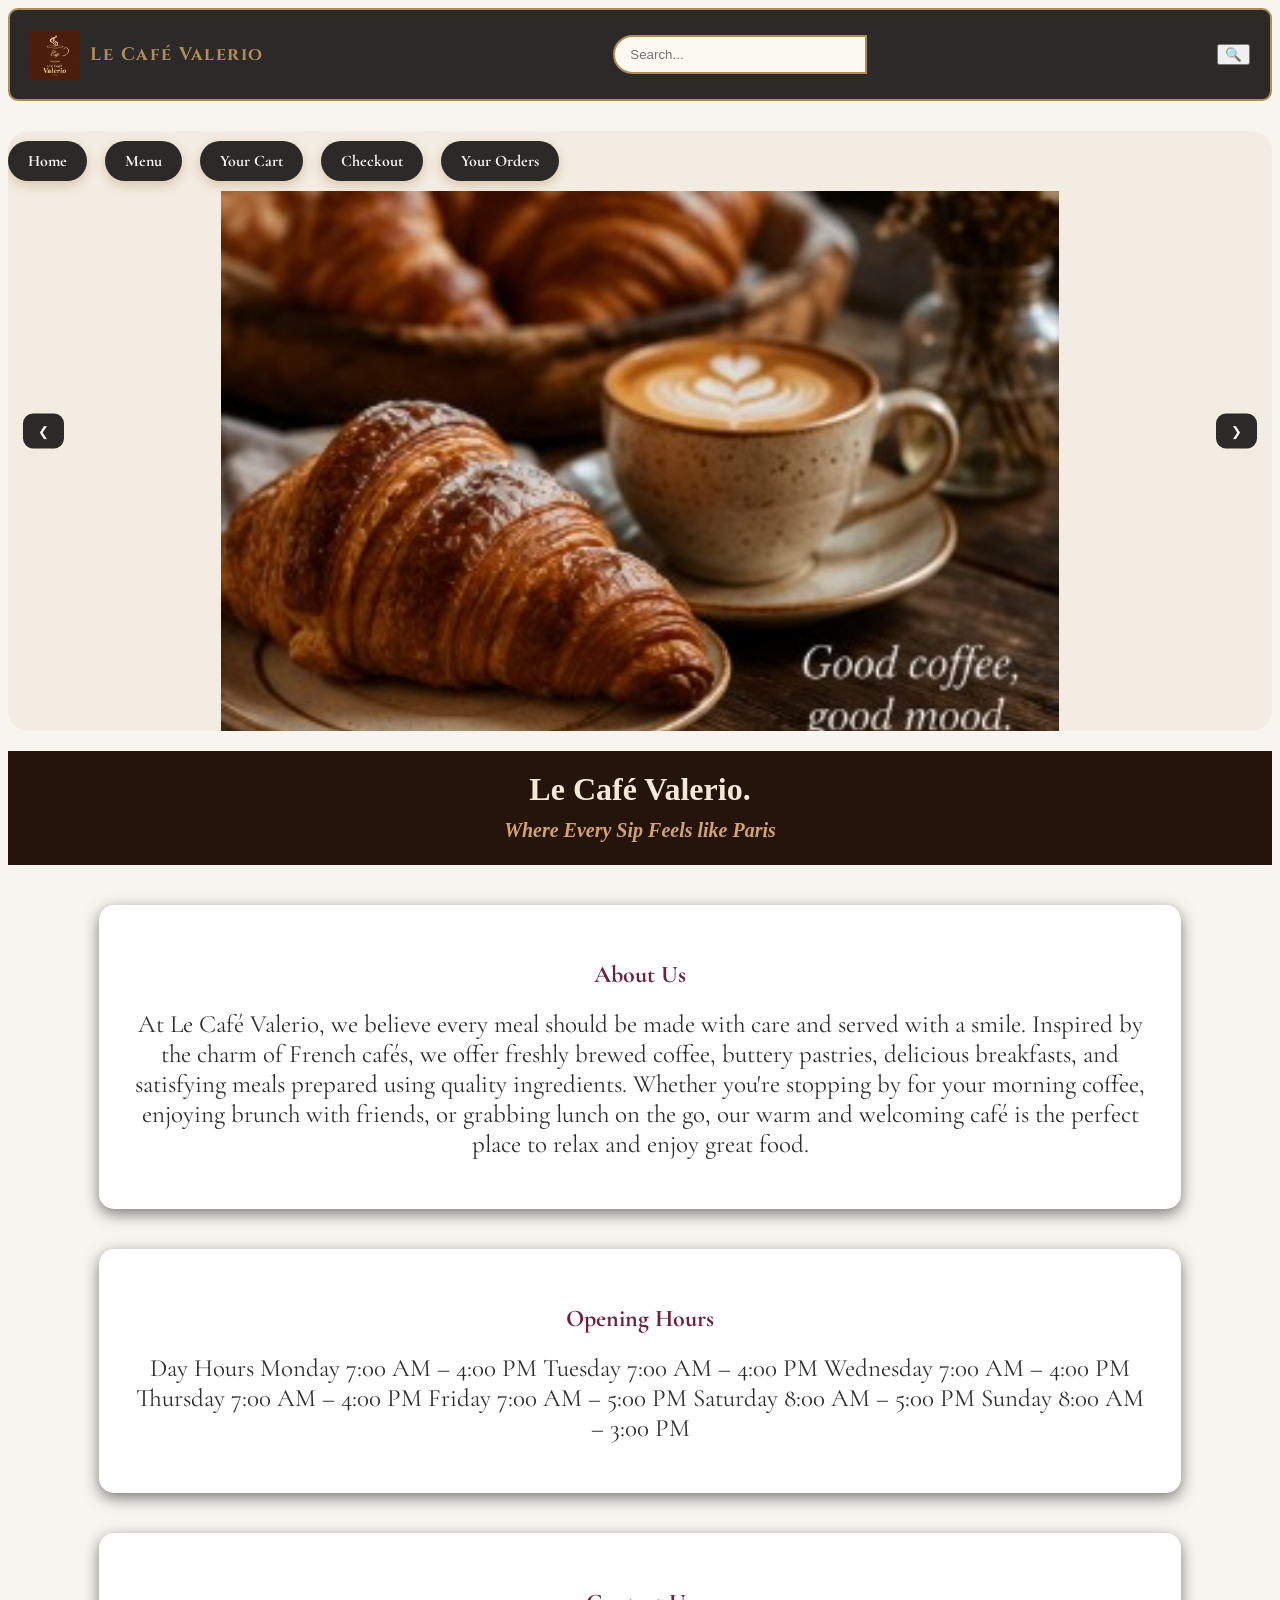
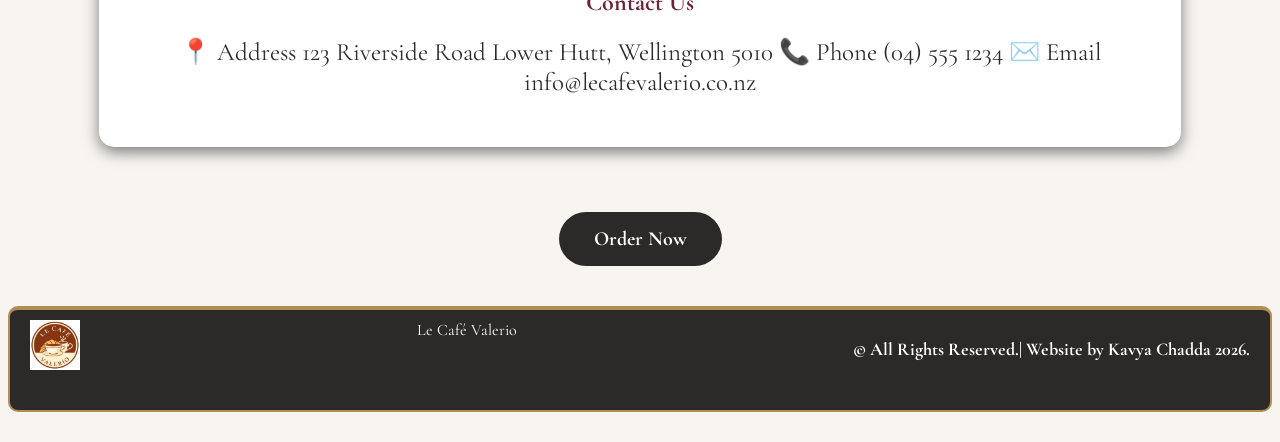
<file: index.html>
<!DOCTYPE html>
<html>
<head>
<title>Le Café Valerio</title>
<link rel="stylesheet" href="style.css">
<link href="https://fonts.googleapis.com/css2?family=Cinzel:wght@500;700&family=Cormorant+Garamond:wght@400;600&display=swap" rel="stylesheet">
<link rel="icon" type="image/x-icon" href="Logo.jpg">
</head>


<body>
<header class="top-bar">

<div class="logo">
<img src="Logo.jpg" alt="Logo">
<span>Le Café Valerio</span>
</div>
<input type="text" placeholder="Search..." class="search-bar" id="searchBar">
<button class="search-button" onclick="searchMenu()">🔍</button>

</header>


<div class="hero-slider">
<nav>
  <a href="index.html">Home</a>
  <a href="menu.html">Menu</a>
  <a href="cart.html">Your Cart</a>
  <a href="checkout.html">Checkout</a>
  <a href="order.html">Your Orders</a>
</nav>

  <img class="hero-slide" src="Hero-Image1.jpg">
  <img class="hero-slide" src="Hero-Image2.jpg">
  <img class="hero-slide" src="Hero-Image3.jpg">
  <img class="hero-slide" src="Hero-Image4.jpg">
  <img class="hero-slide" src="Hero-Image5.jpg">
  <img class="hero-slide" src="Hero-Image6.jpg">

  <button class="prev" onclick="changeSlide(-1)">&#10094;</button>
  <button class="next" onclick="changeSlide(1)">&#10095;</button>
</div>

<body>
  <header class="header">Le Café Valerio.<br>
    <span>Where Every Sip Feels like Paris</span></header>

<main>
<section class="about">
  <h2>About Us</h2>

  <p>At Le Café Valerio, we believe every meal should be made with care and served with a smile. Inspired by the charm of French cafés, we offer freshly brewed coffee, buttery pastries, delicious breakfasts, and satisfying meals prepared using quality ingredients. Whether you're stopping by for your morning coffee, enjoying brunch with friends, or grabbing lunch on the go, our warm and welcoming café is the perfect place to relax and enjoy great food.</p>
  
</section>

<section class="hours">
  <h2>Opening Hours</h2>

  <p>Day	Hours
Monday	7:00 AM – 4:00 PM
Tuesday	7:00 AM – 4:00 PM
Wednesday	7:00 AM – 4:00 PM
Thursday	7:00 AM – 4:00 PM
Friday	7:00 AM – 5:00 PM
Saturday	8:00 AM – 5:00 PM
Sunday	8:00 AM – 3:00 PM</p>

</section>

<section class="contact">

  <h2>Contact Us</h2>

  <p>📍 Address
123 Riverside Road
Lower Hutt, Wellington 5010

📞 Phone
(04) 555 1234

✉️ Email
info@lecafevalerio.co.nz</p>

</section>
</main>

<div class="order-container" >
<a href="menu.html" class="order-btn">Order Now</a></div>
</body>


<footer>
<img src="Le Cafe valerio.jpg" alt="Logo">
<span>Le Café Valerio</span>
<p>© All Rights Reserved.| Website by Kavya Chadda 2026.</p></footer>

<script src="script.js">
</script>
</body>
</html>
</file>
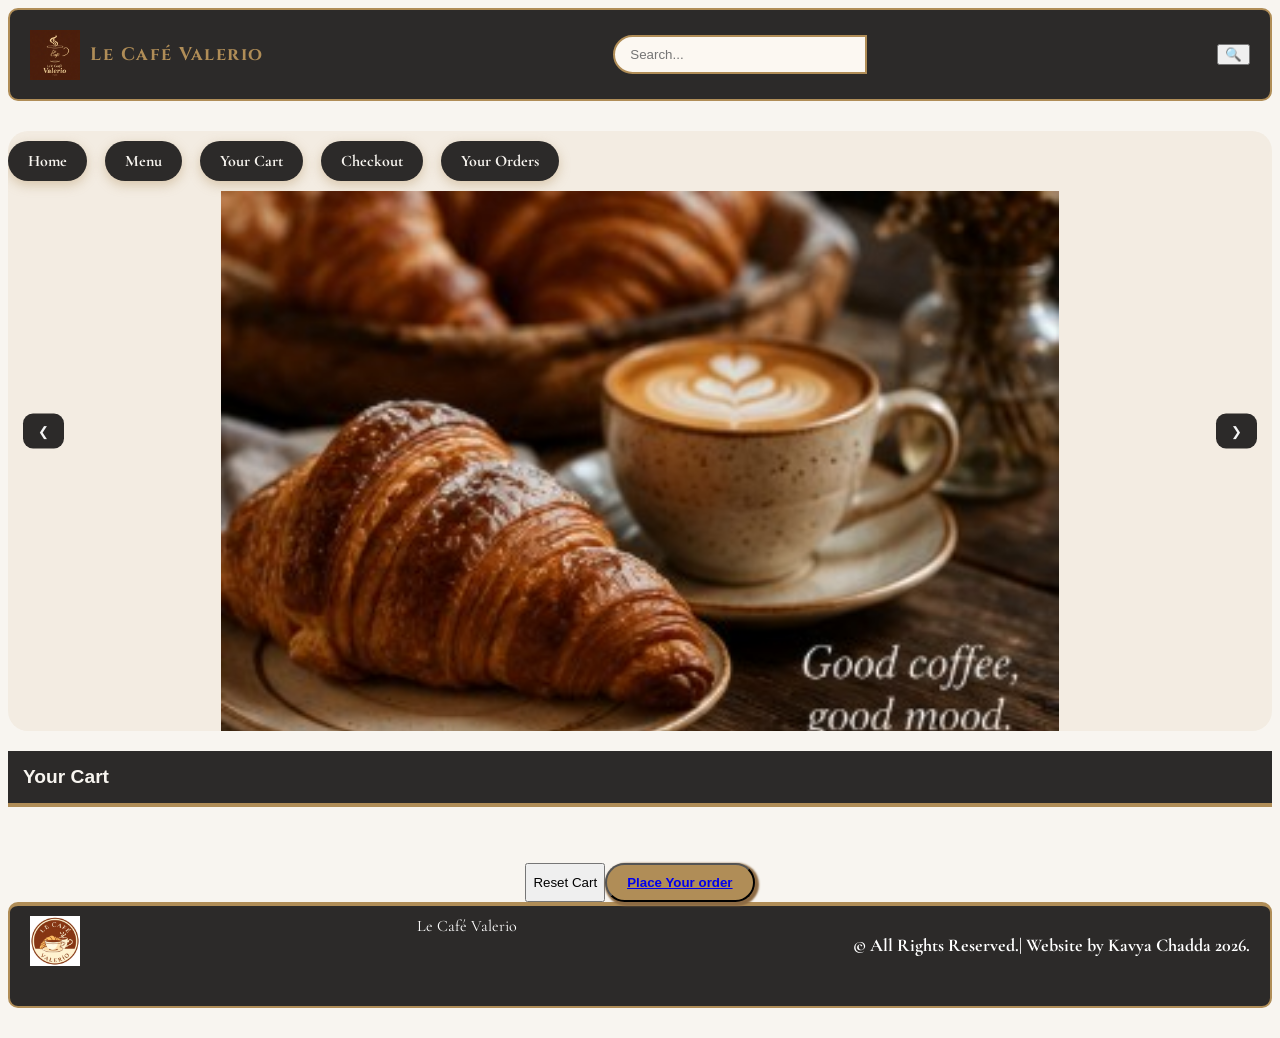
<file: cart.html>
<!DOCTYPE html>
<html>
<head>
<title>Le Café Valerio</title>
<link rel="stylesheet" href="style.css">
<link href="https://fonts.googleapis.com/css2?family=Cinzel:wght@500;700&family=Cormorant+Garamond:wght@400;600&display=swap" rel="stylesheet">
<link rel="icon" type="image/x-icon" href="Logo.jpg">
</head>


<body>
<header class="top-bar">

<div class="logo">
<img src="Logo.jpg" alt="Logo">
<span>Le Café Valerio</span>
</div>
<input type="text" placeholder="Search..." class="search-bar" id="searchBar">
<button class="search-button" onclick="searchMenu()">🔍</button>

</header>


<div class="hero-slider">
<nav>
  <a href="index.html">Home</a>
  <a href="menu.html">Menu</a>
  <a href="cart.html">Your Cart</a>
  <a href="checkout.html">Checkout</a>
  <a href="order.html">Your Orders</a>
</nav>

  <img class="hero-slide" src="Hero-Image1.jpg">
  <img class="hero-slide" src="Hero-Image2.jpg">
  <img class="hero-slide" src="Hero-Image3.jpg">
  <img class="hero-slide" src="Hero-Image4.jpg">
  <img class="hero-slide" src="Hero-Image5.jpg">
  <img class="hero-slide" src="Hero-Image6.jpg">

  <button class="prev" onclick="changeSlide(-1)">&#10094;</button>
  <button class="next" onclick="changeSlide(1)">&#10095;</button>
</div>

<h1>Your Cart</h1>
<p id="spaceForJavaScriptOutput"></p>
<div id="cartContainer" class="menuContainer"></div>

<div class="btn-container">
<button onclick="resetCART()">Reset Cart</button>
<button div class="btn" ><a href="checkout.html">Place Your order</a></button>
</div>

<footer>
<img src="Le Cafe valerio.jpg" alt="Logo">
<span>Le Café Valerio</span>
<p>© All Rights Reserved.| Website by Kavya Chadda 2026.</p></footer>

<script src="script.js">
</script>
</body>
</html>
</file>
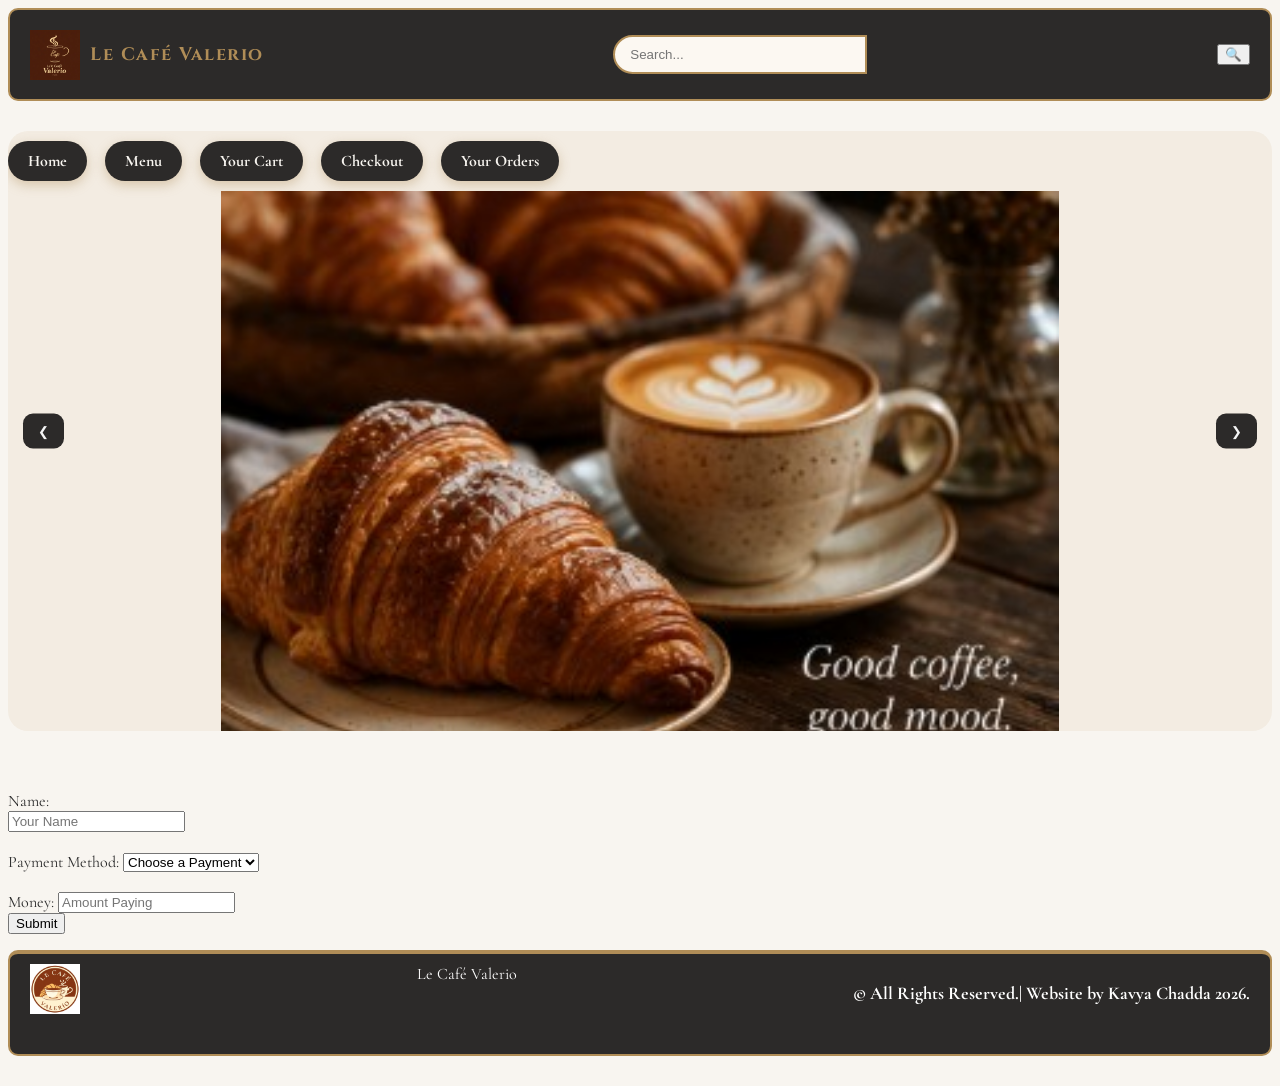
<file: checkout.html>
<!DOCTYPE html>
<html>
<head>
<title>Le Café Valerio</title>
<link rel="stylesheet" href="style.css">
<link href="https://fonts.googleapis.com/css2?family=Cinzel:wght@500;700&family=Cormorant+Garamond:wght@400;600&display=swap" rel="stylesheet">
<link rel="icon" type="image/x-icon" href="Logo.jpg">
</head>


<body>
<header class="top-bar">

<div class="logo">
<img src="Logo.jpg" alt="Logo">
<span>Le Café Valerio</span>
</div>
<input type="text" placeholder="Search..." class="search-bar" id="searchBar">
<button class="search-button" onclick="searchMenu()">🔍</button>

</header>


<div class="hero-slider">
<nav>
  <a href="index.html">Home</a>
  <a href="menu.html">Menu</a>
  <a href="cart.html">Your Cart</a>
  <a href="checkout.html">Checkout</a>
  <a href="order.html">Your Orders</a>
</nav>

  <img class="hero-slide" src="Hero-Image1.jpg">
  <img class="hero-slide" src="Hero-Image2.jpg">
  <img class="hero-slide" src="Hero-Image3.jpg">
  <img class="hero-slide" src="Hero-Image4.jpg">
  <img class="hero-slide" src="Hero-Image5.jpg">
  <img class="hero-slide" src="Hero-Image6.jpg">

  <button class="prev" onclick="changeSlide(-1)">&#10094;</button>
  <button class="next" onclick="changeSlide(1)">&#10095;</button>
</div>
 
<br><form onsubmit="getFormInput(); return false;"><br>
<label>Name:</label>
<br><input type="text" id="customerNameField"  placeholder="Your Name" pattern="[A-Za-z ]+" title="Please enter letters only." required><br>

<br><Label>Payment Method:</Label>
<select id="paymentMethodField" required>
  <option value="" selected disabled>Choose a Payment</option>
  <option>Cash</option>
  <option>Credit Card</option>
  <option>Apple Pay</option>
  <option>Google Pay</option>
</select><br>

<br><label>Money:</label>
<input type="number" id="pocketMoneyField" step="0.01" min="0.01" placeholder="Amount Paying" required><br>

<button type="submit">Submit</button>
</form>


<p id="spaceForJavaScriptOutput"></p>

<footer>
<img src="Le Cafe valerio.jpg" alt="Logo">
<span>Le Café Valerio</span>
<p>© All Rights Reserved.| Website by Kavya Chadda 2026.</p></footer>

<script src="script.js">
</script>
</body>
</html>
</file>
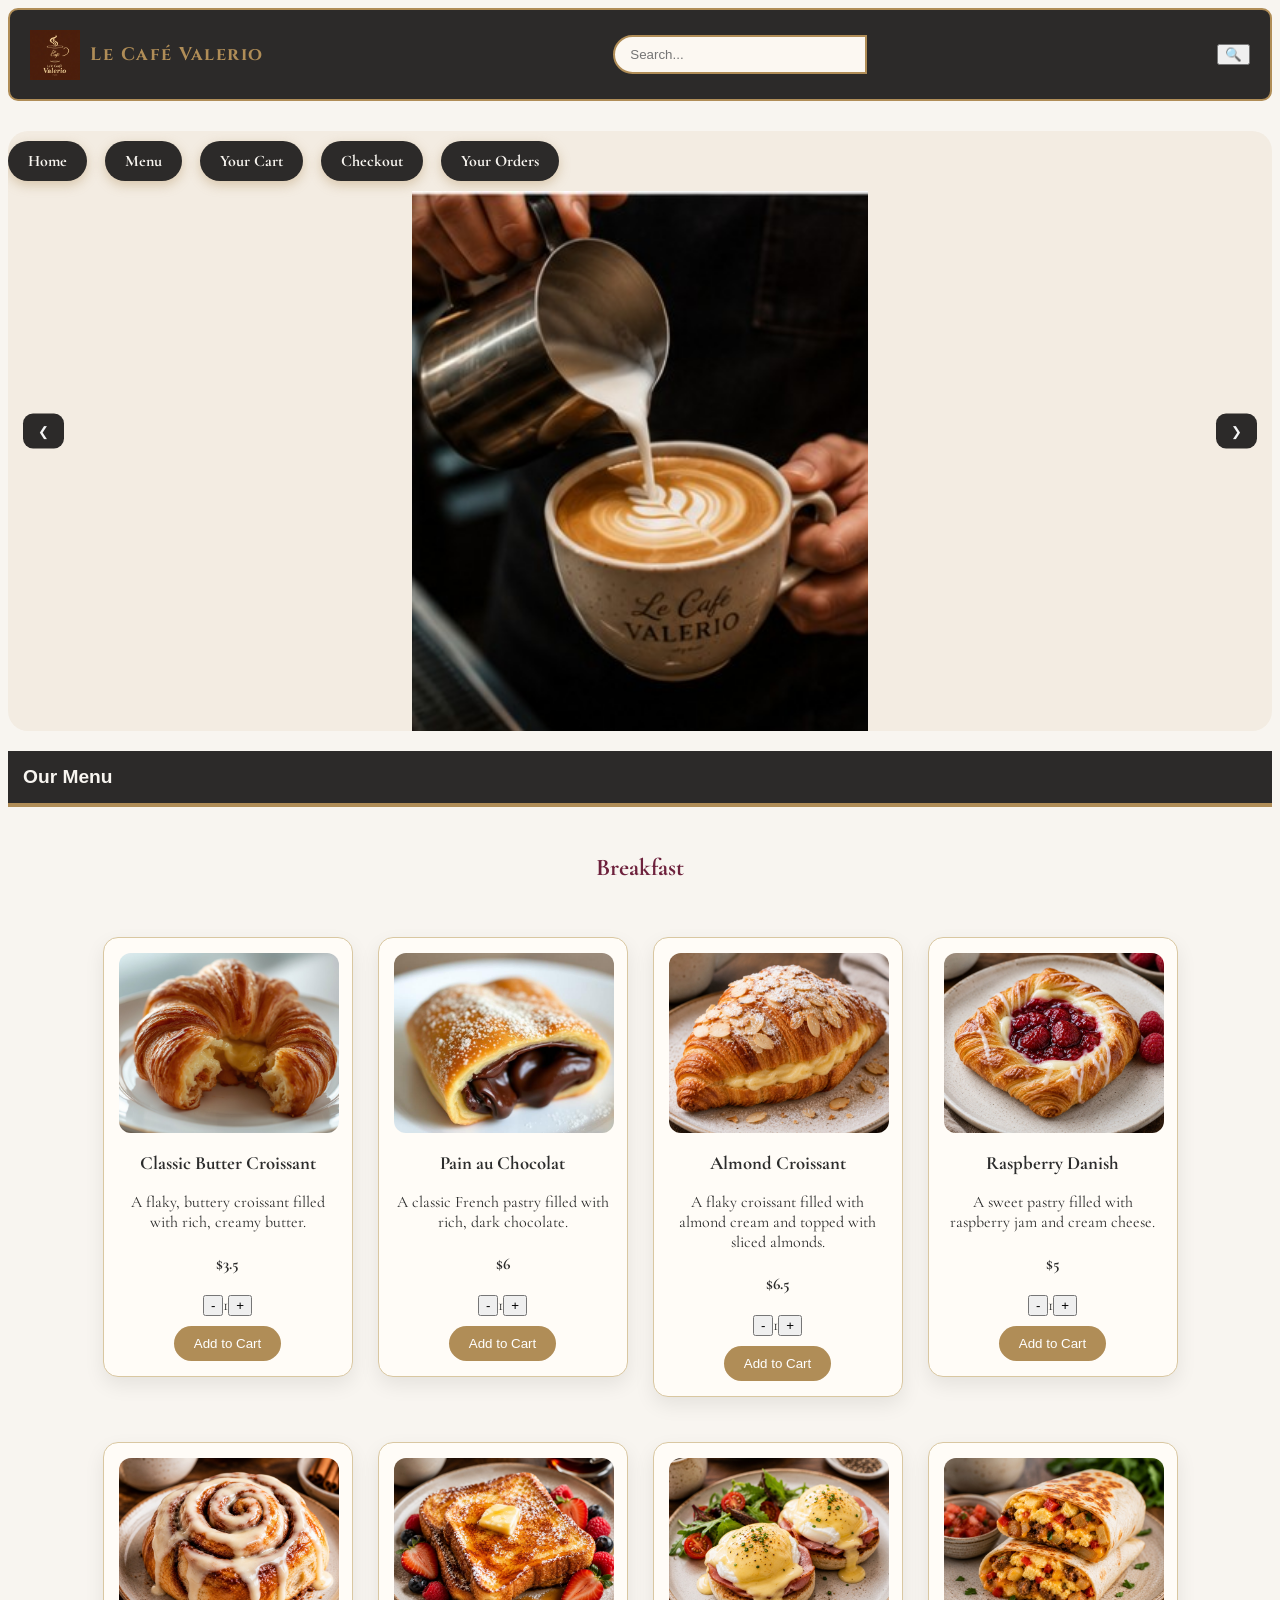
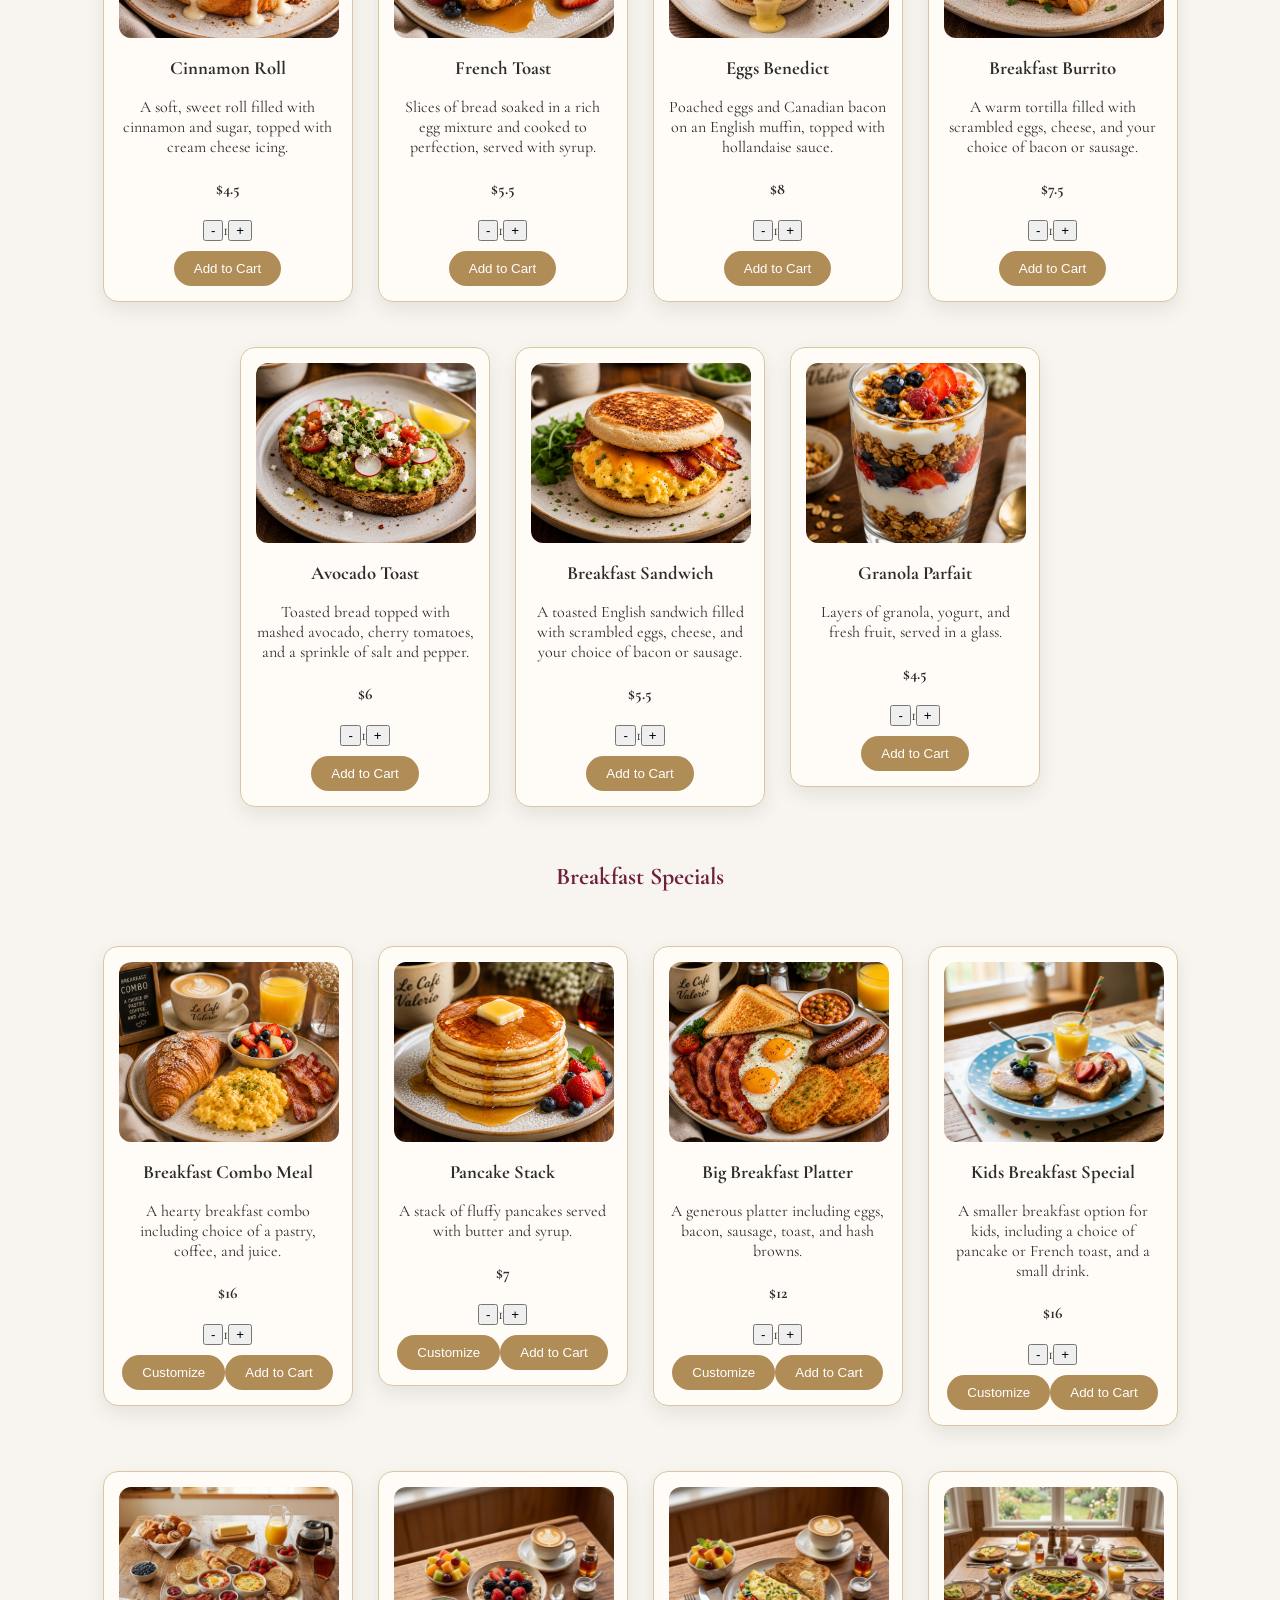
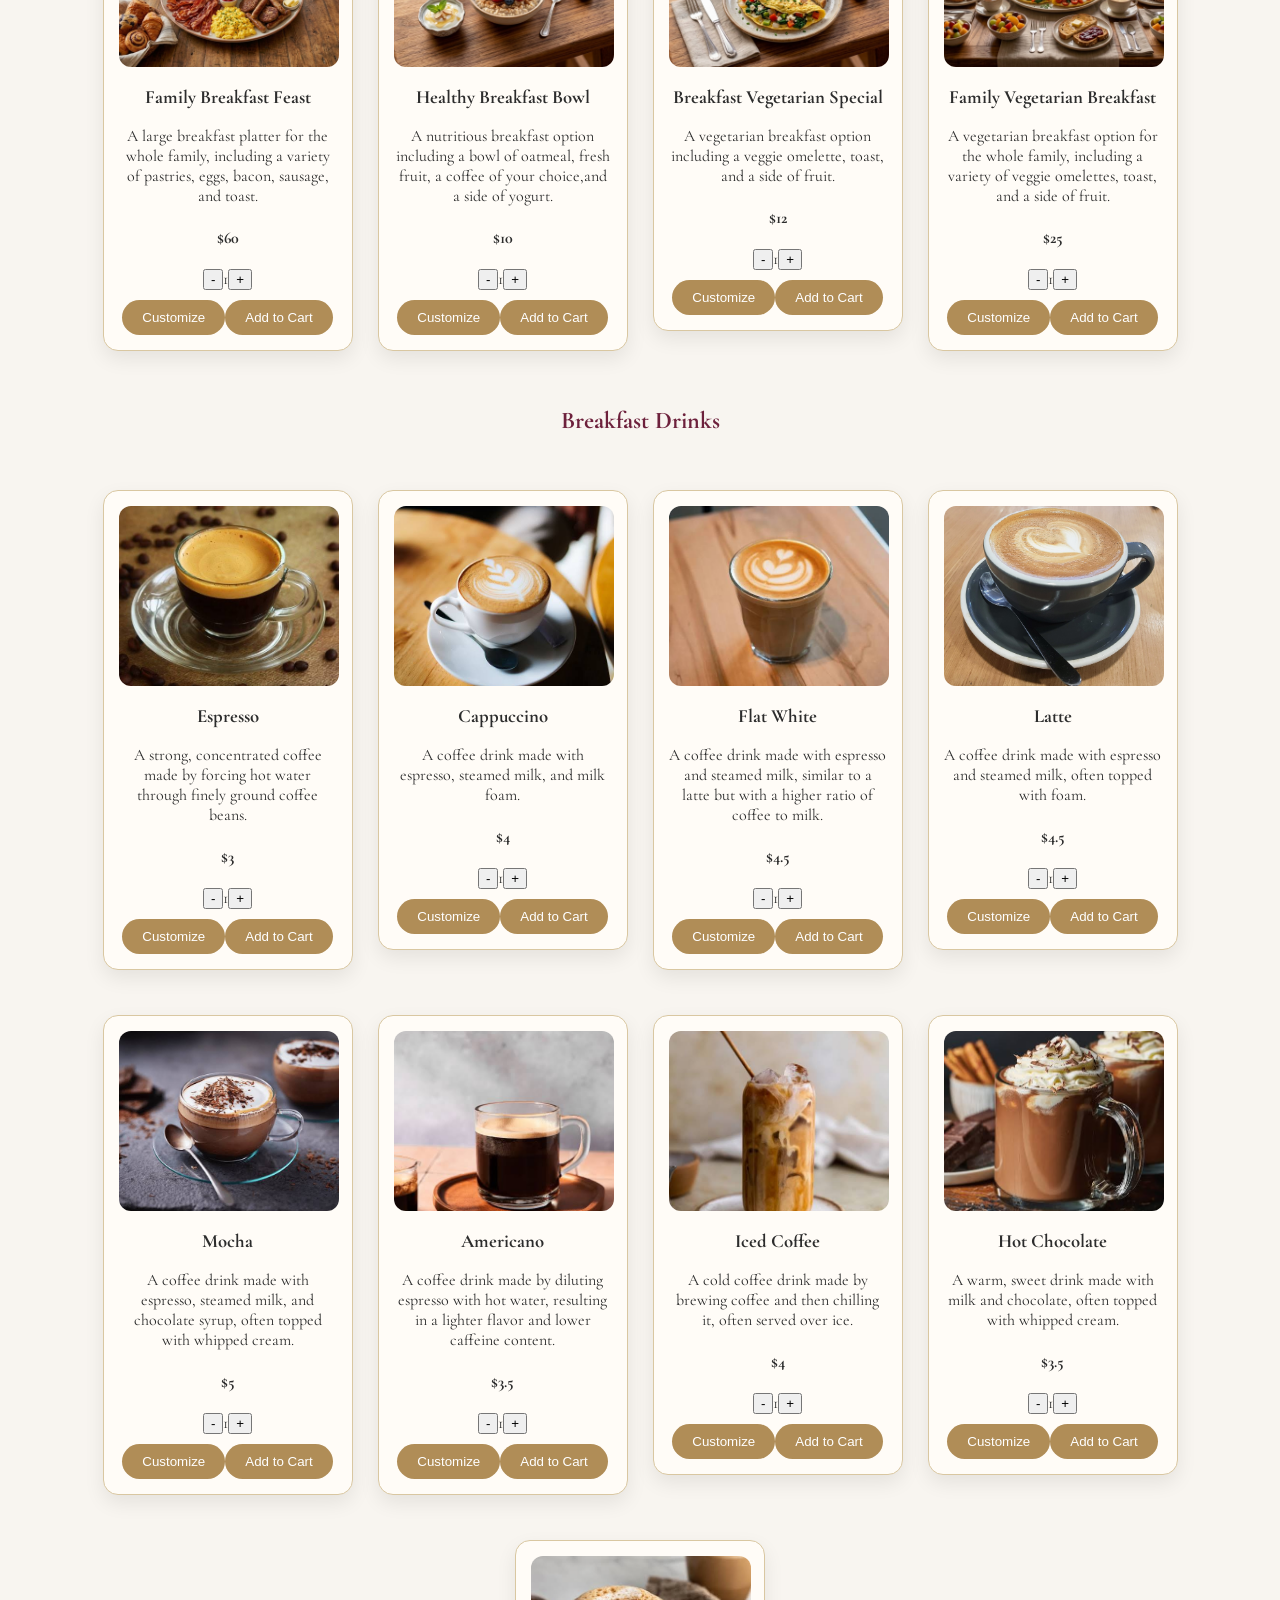
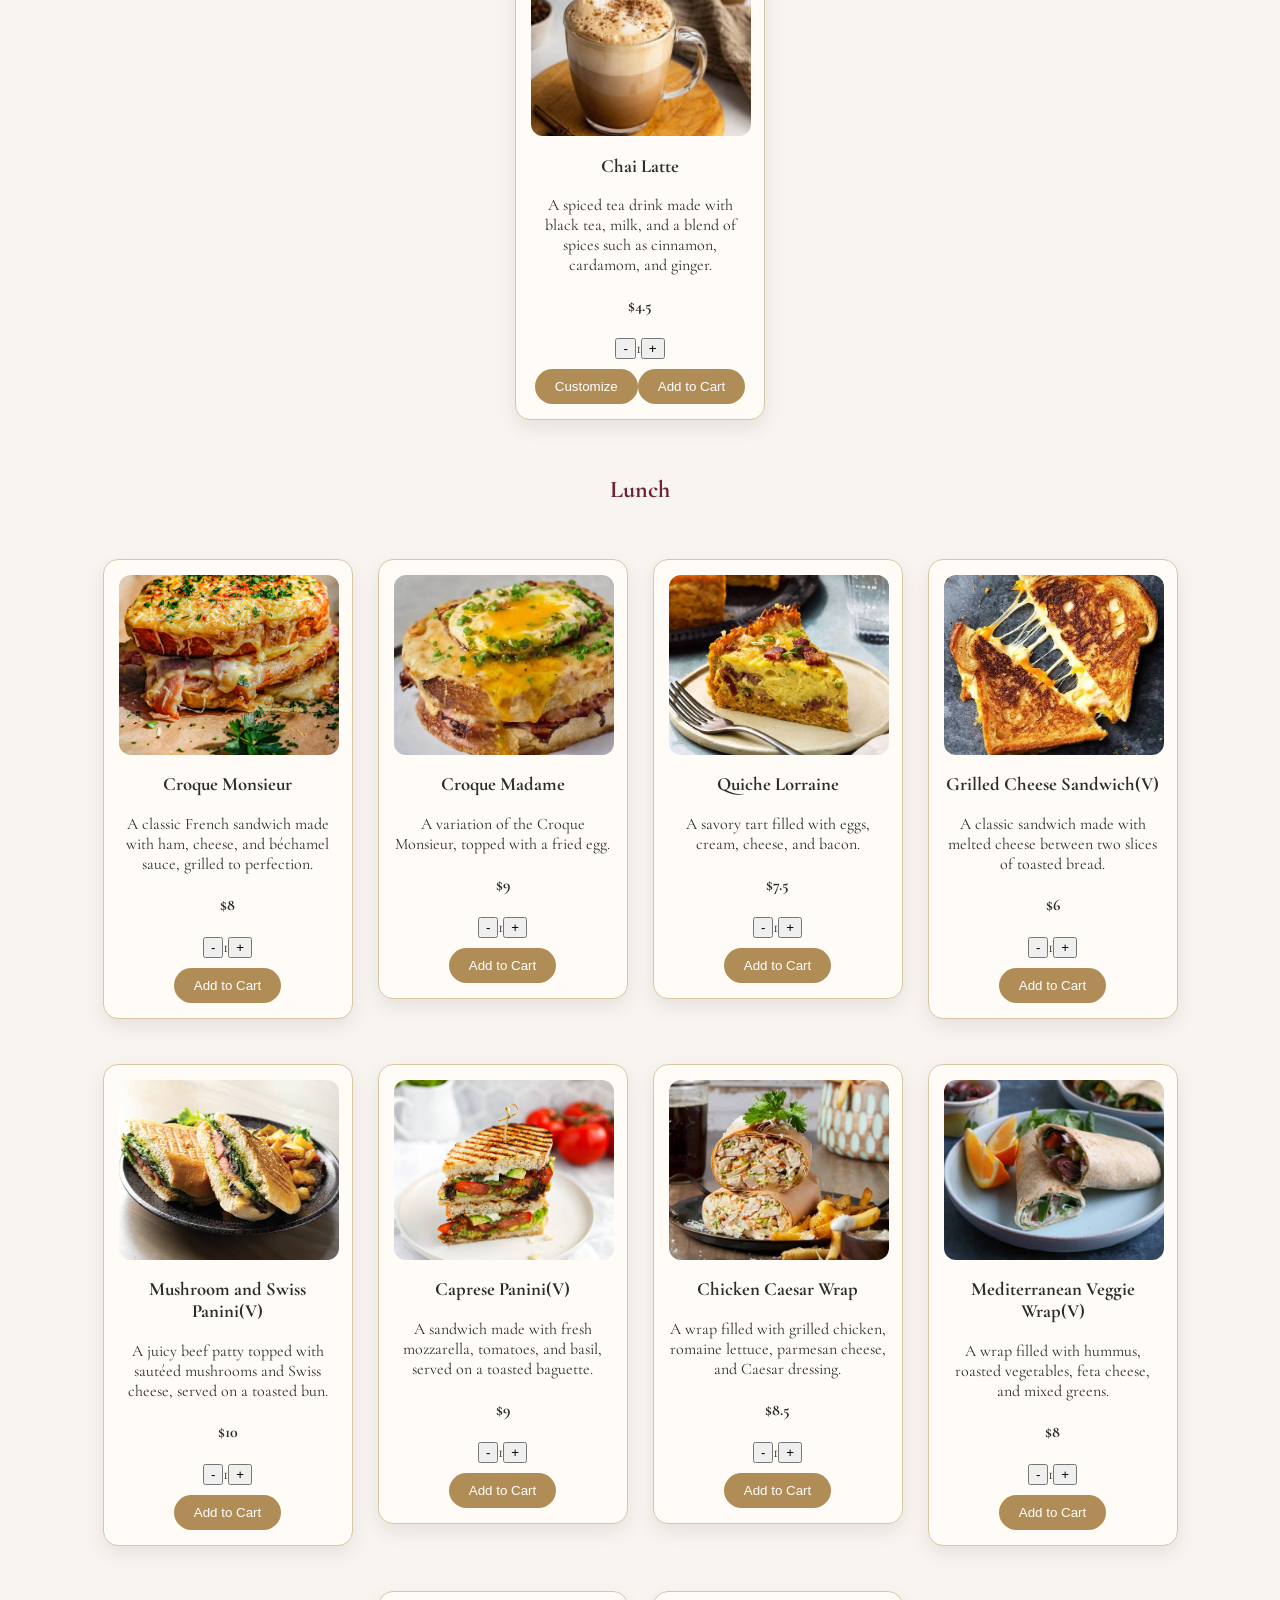
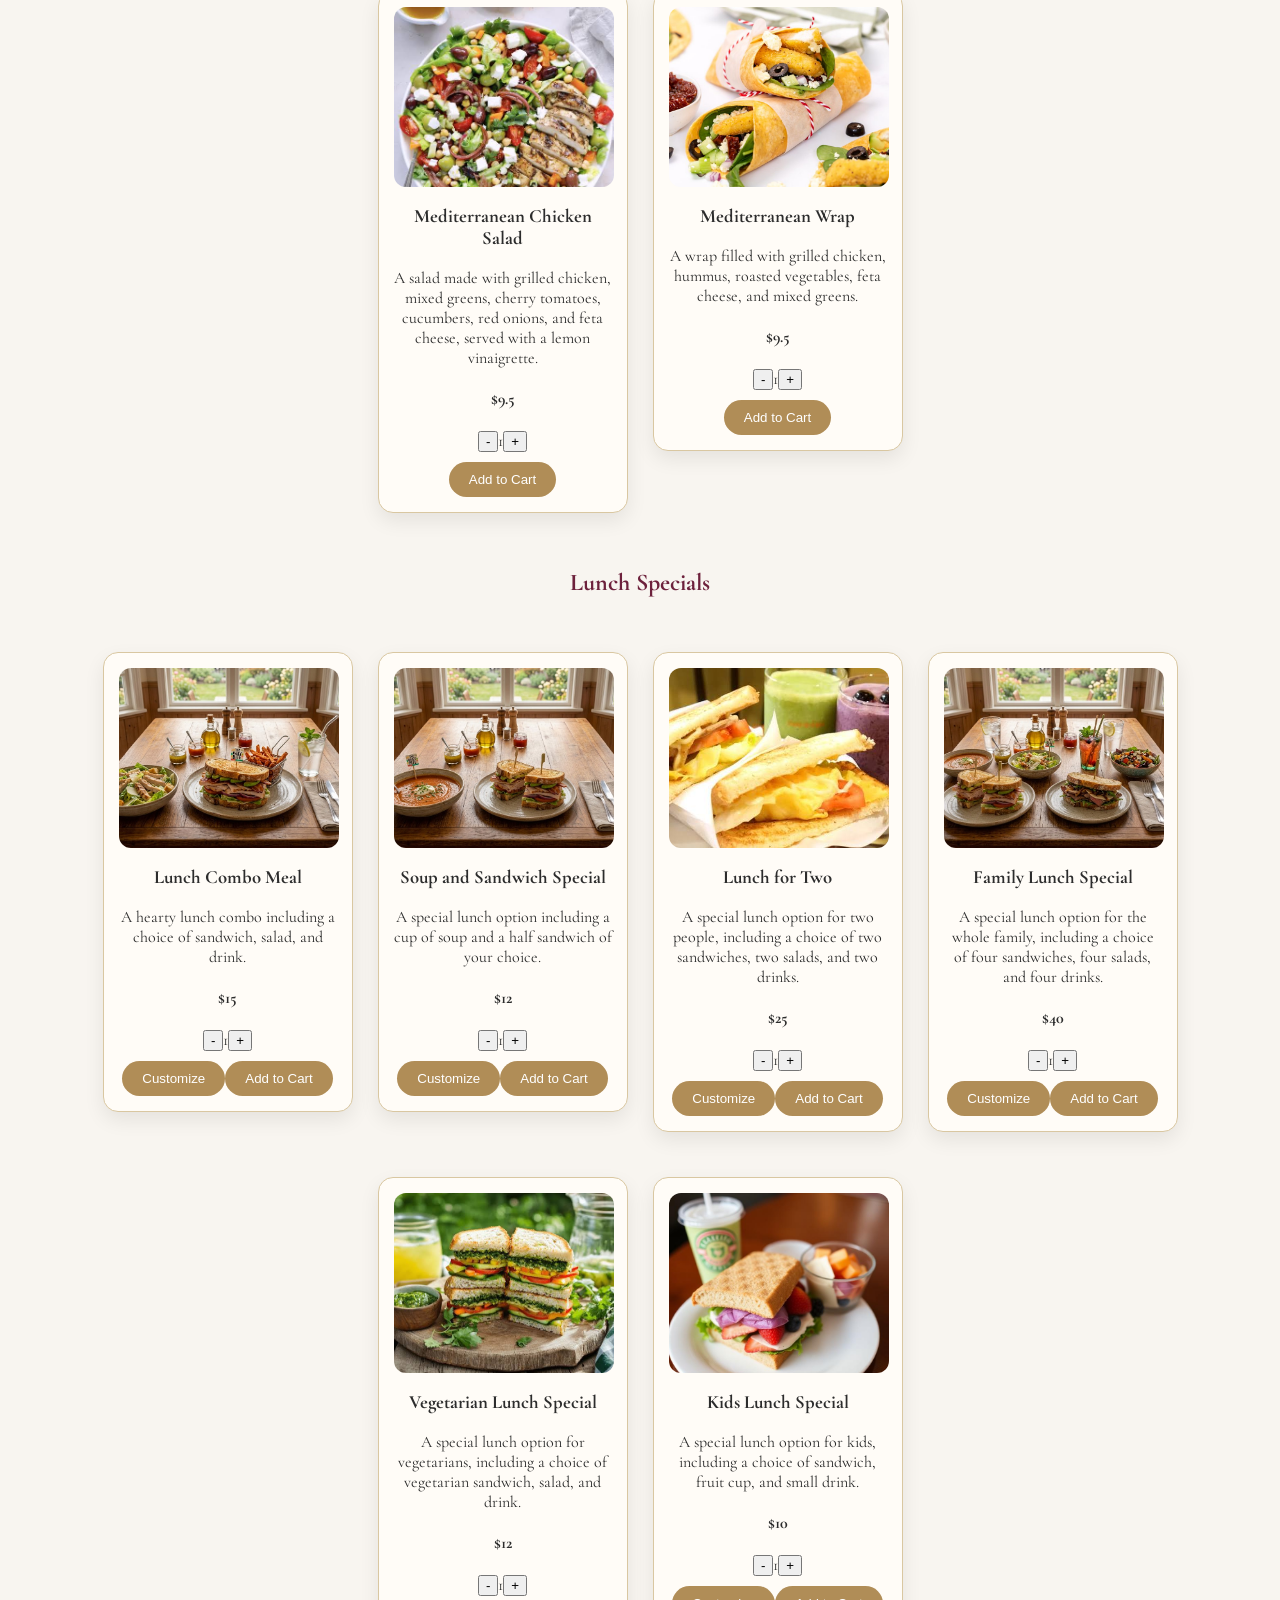
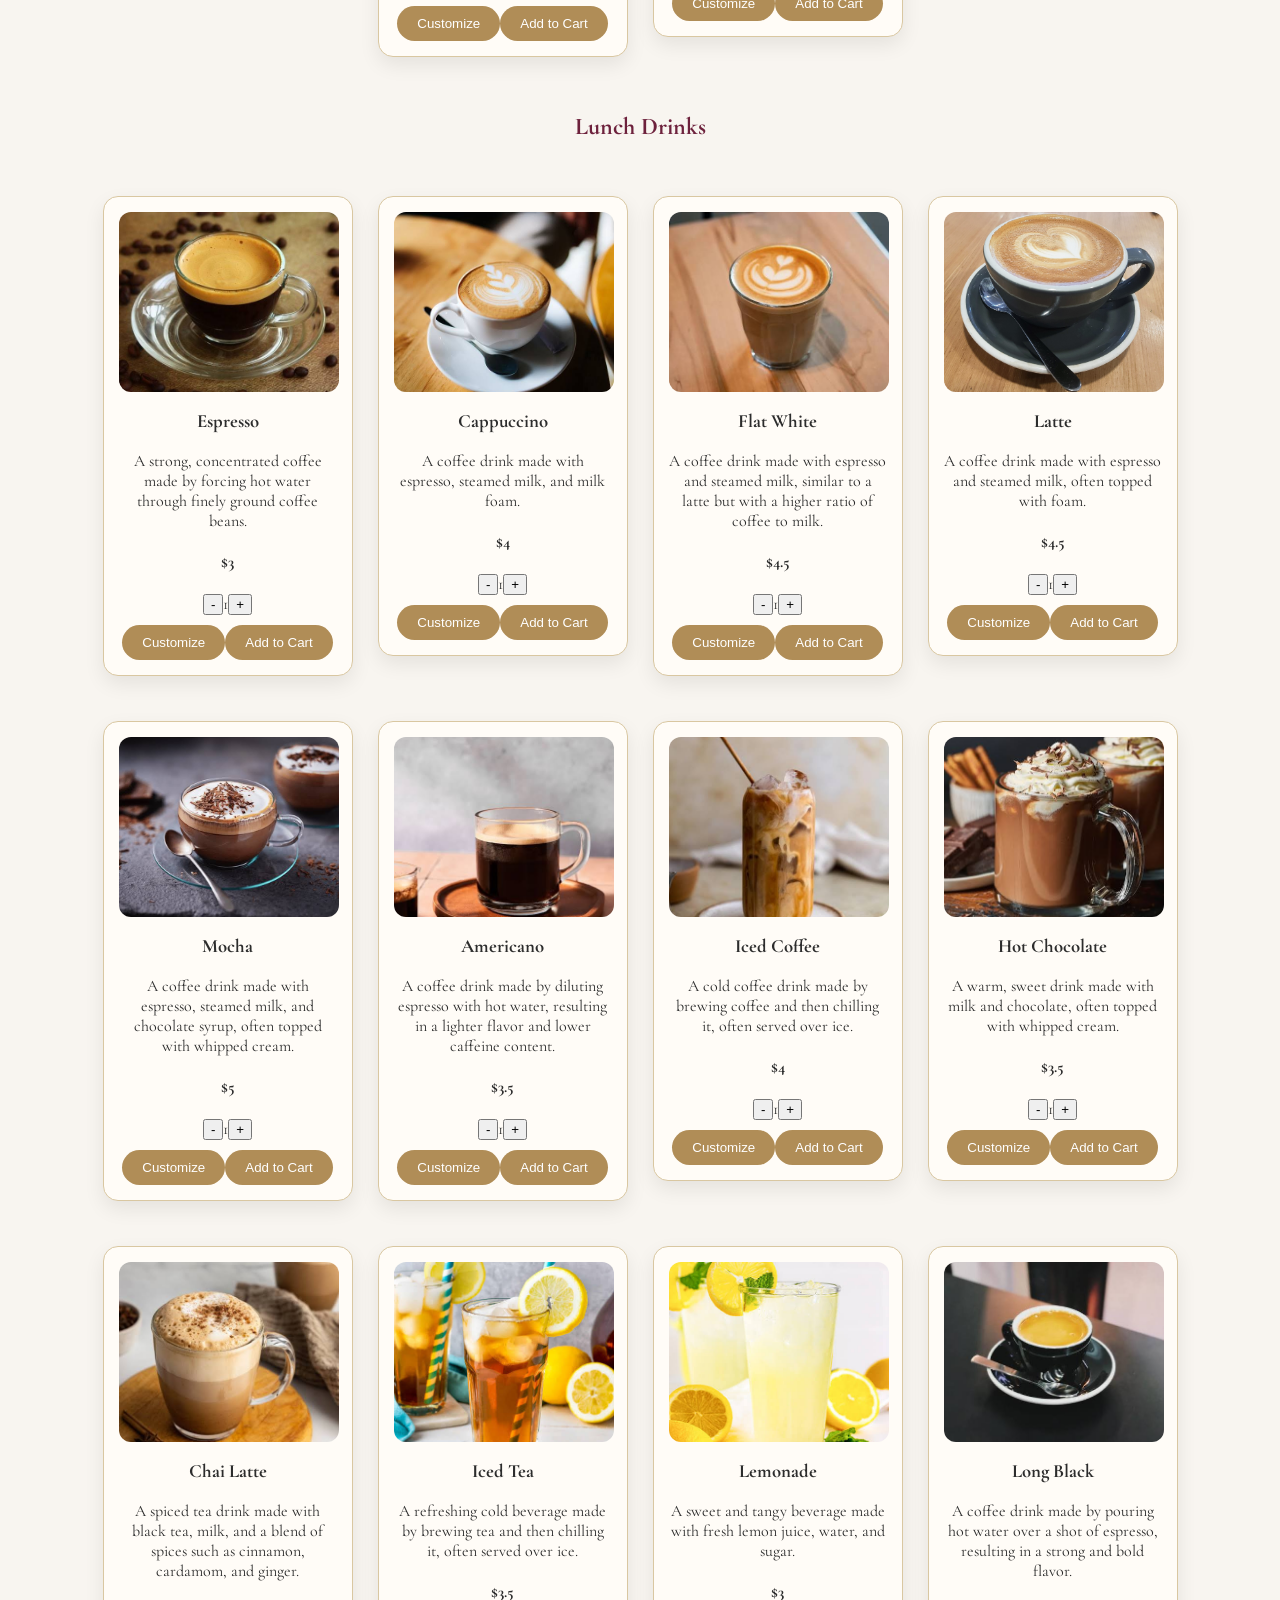
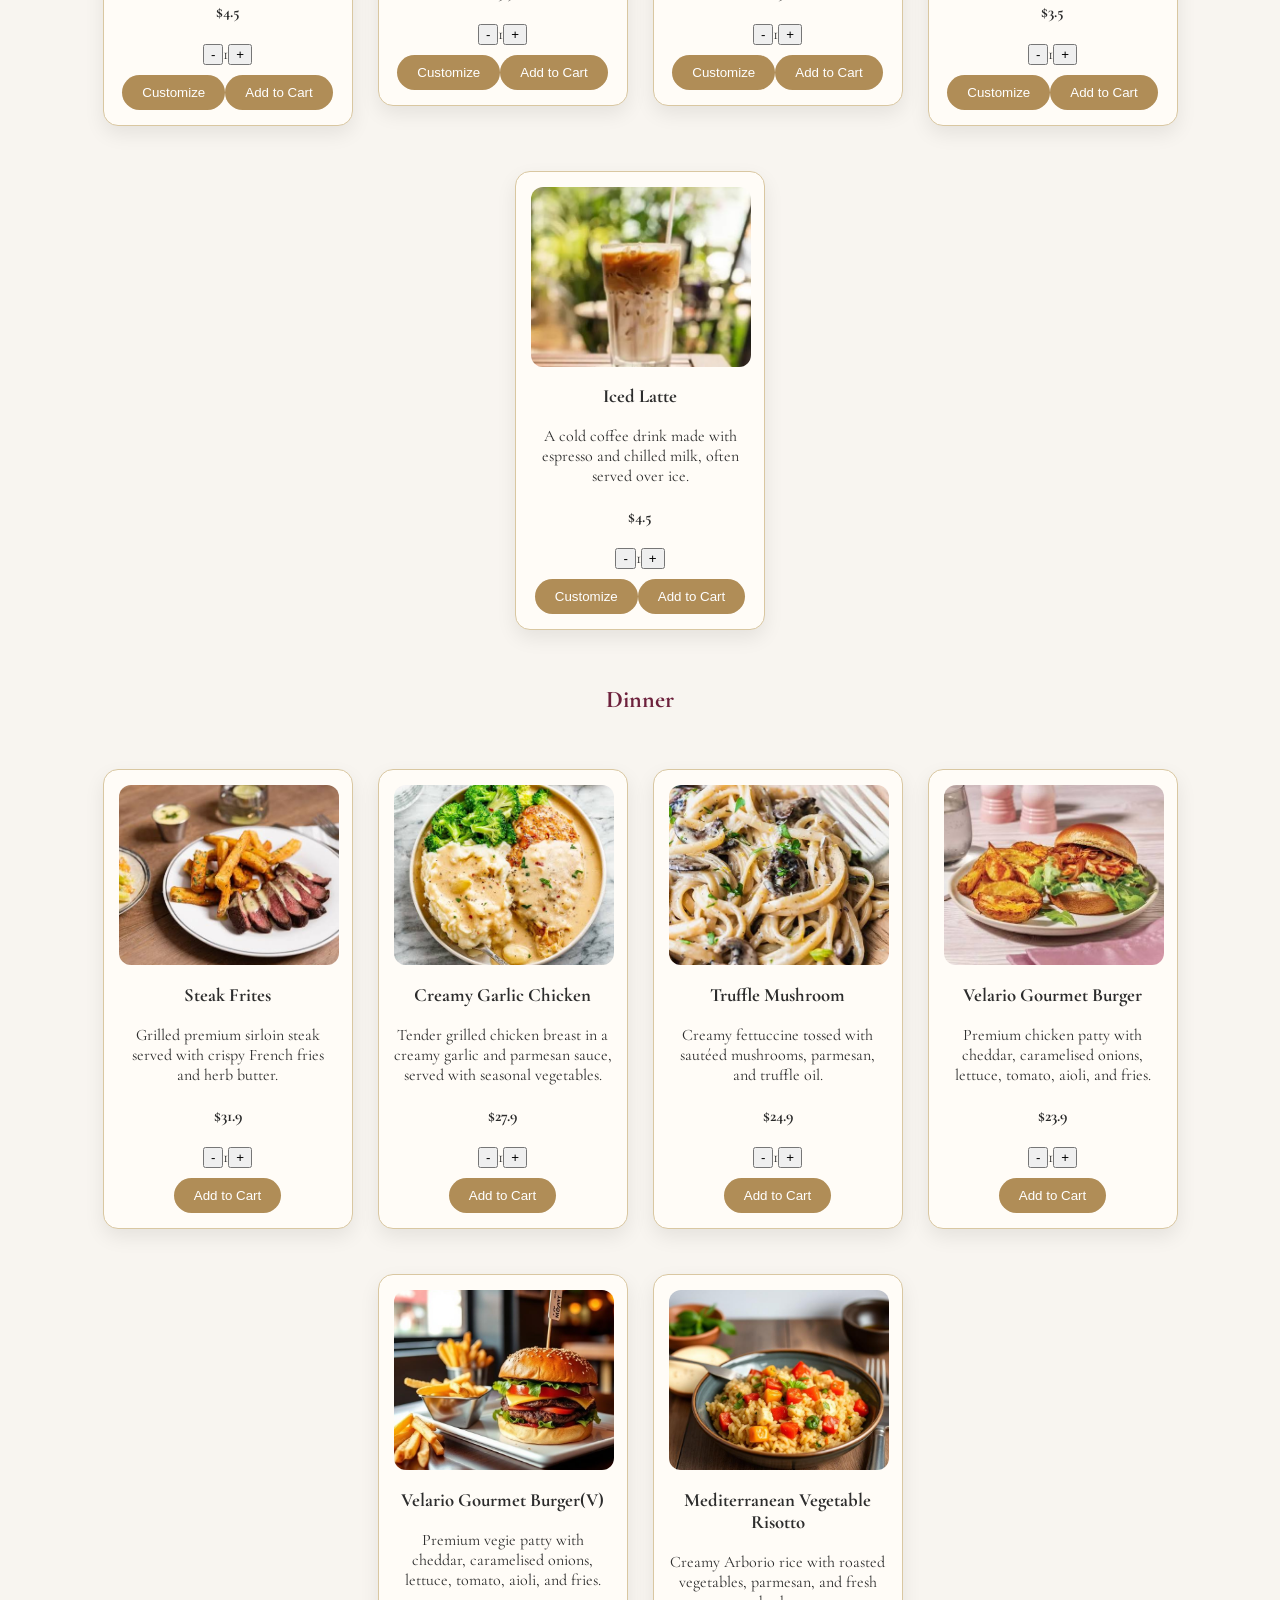
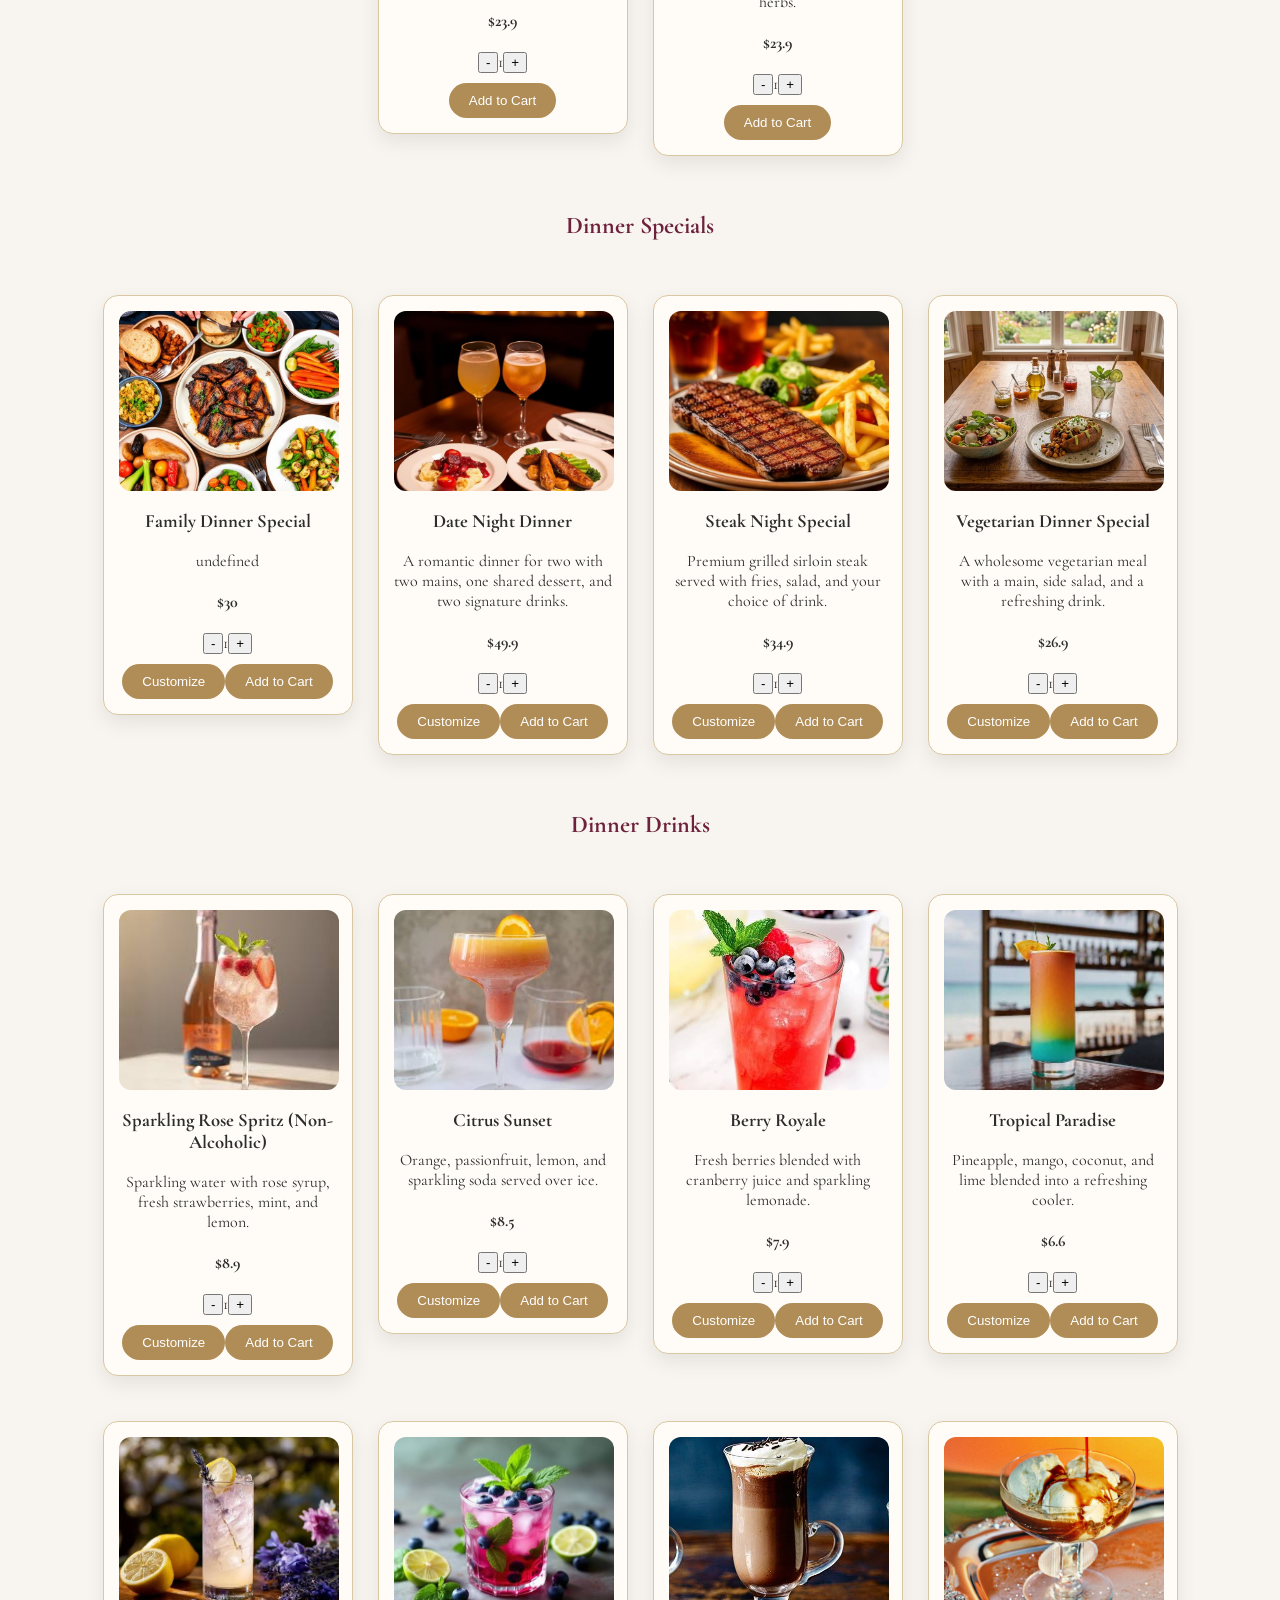
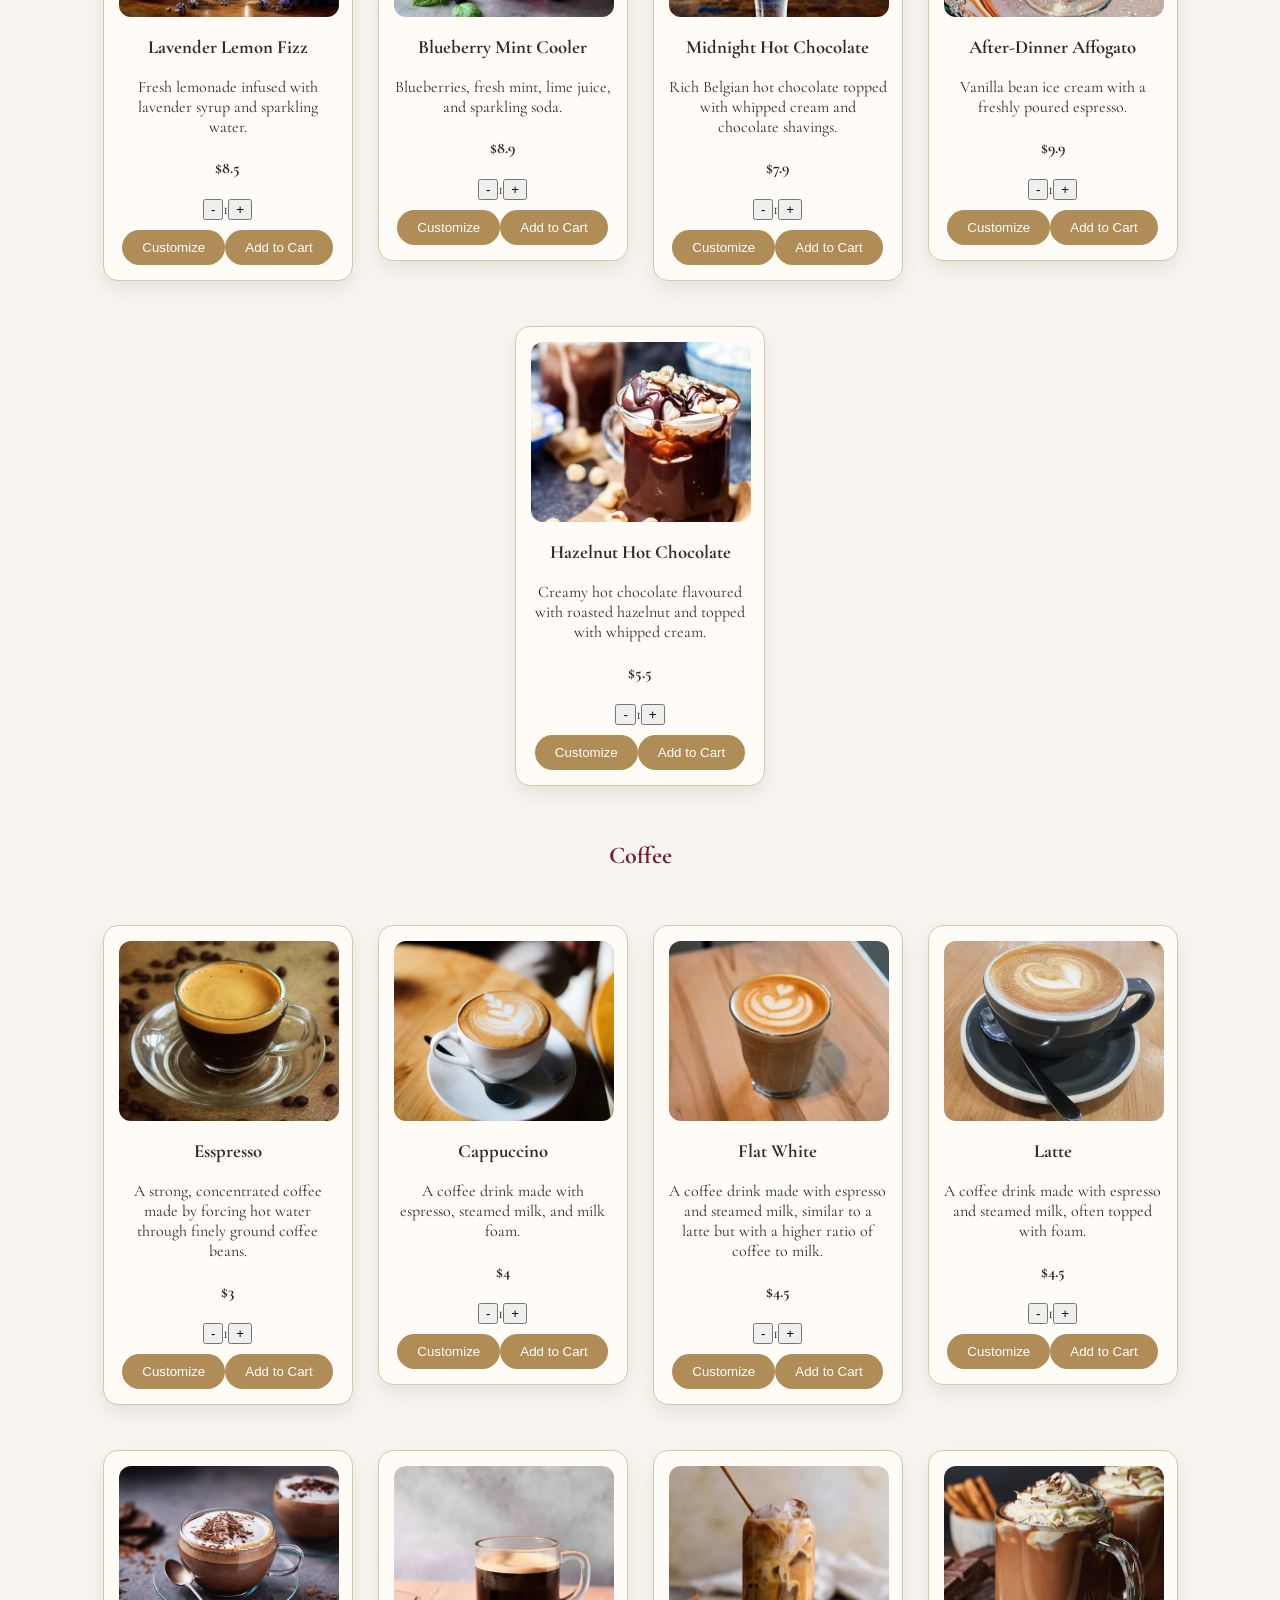
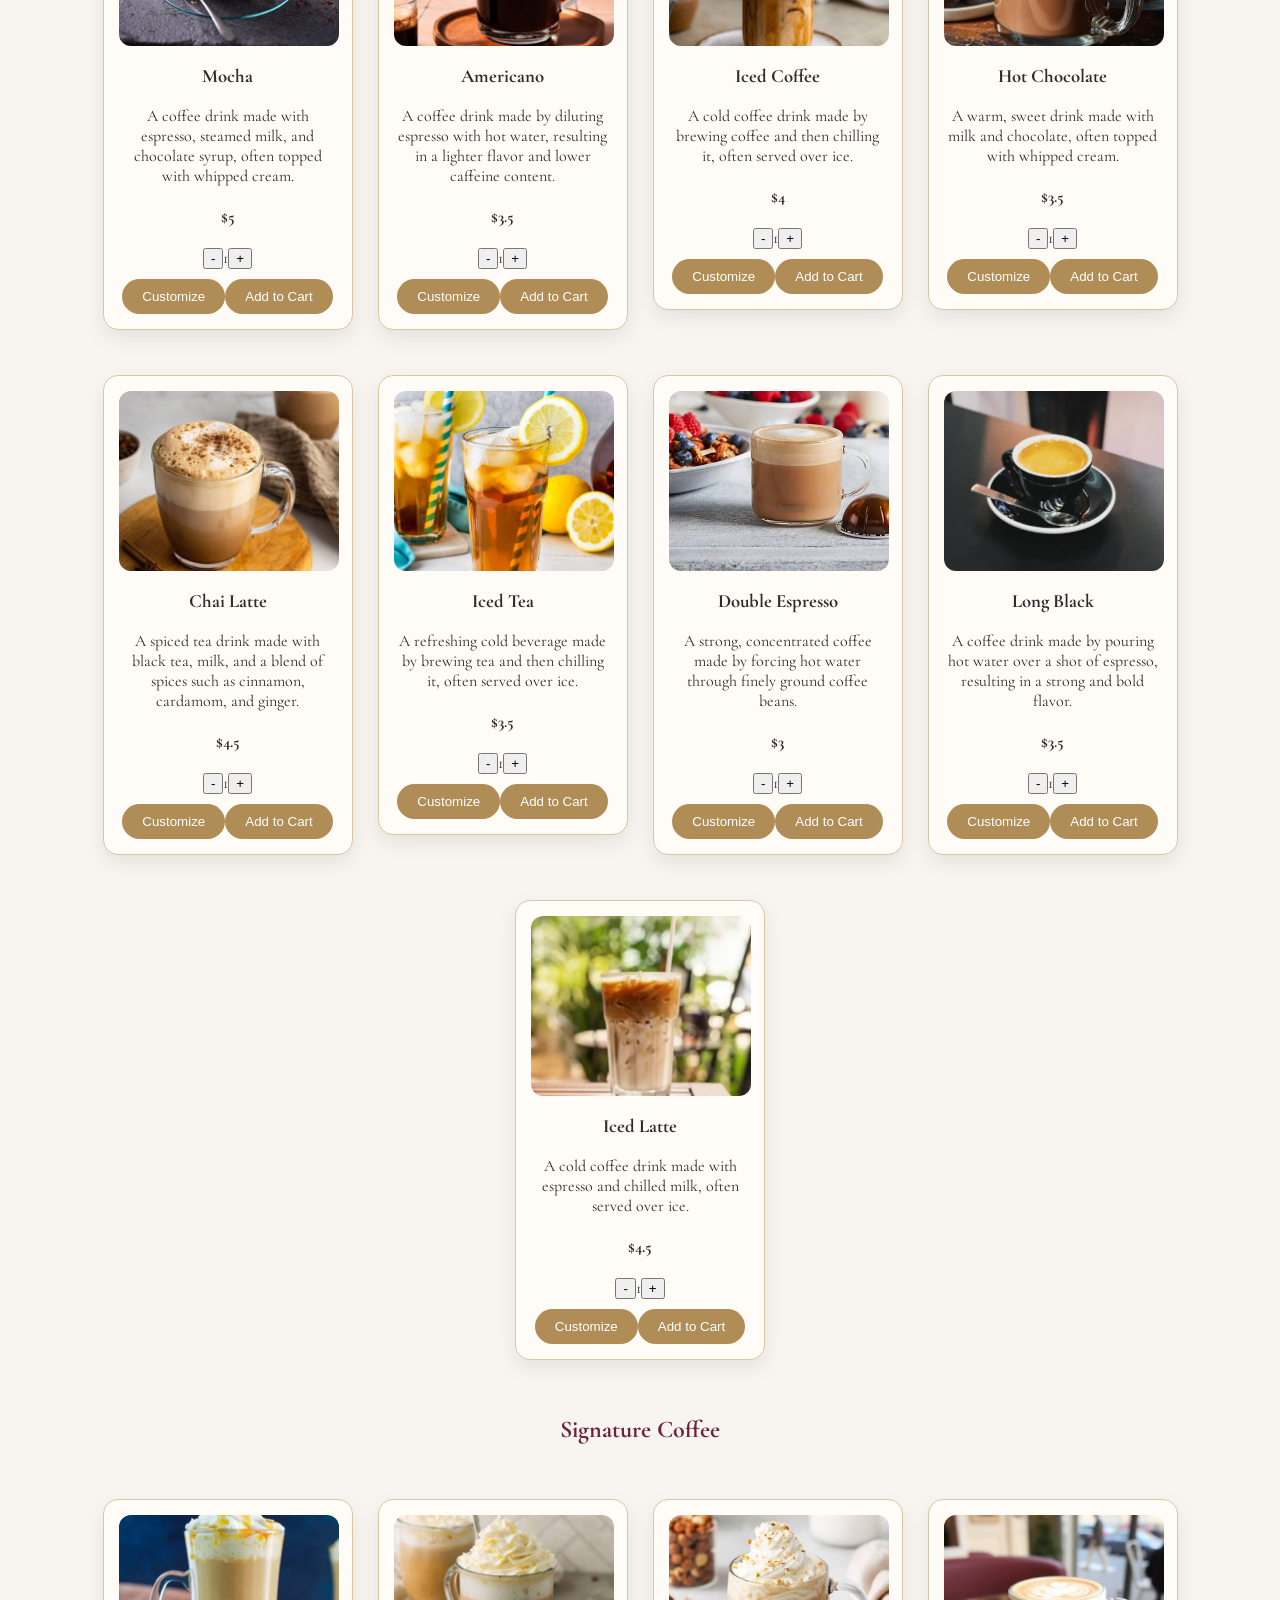
<file: menu.html>
<!DOCTYPE html>
<html>
<head>
<title>Le Café Valerio</title>
<link rel="stylesheet" href="style.css">
<link href="https://fonts.googleapis.com/css2?family=Cinzel:wght@500;700&family=Cormorant+Garamond:wght@400;600&display=swap" rel="stylesheet">
<link rel="icon" type="image/x-icon" href="Logo.jpg">
</head>


<body>
<header class="top-bar">

<div class="logo">
<img src="Logo.jpg" alt="Logo">
<span>Le Café Valerio</span>
</div>
<input type="text" placeholder="Search..." class="search-bar" id="searchBar">
<button class="search-button" onclick="searchMenu()">🔍</button>

</header>


<div class="hero-slider">
<nav>
  <a href="index.html">Home</a>
  <a href="menu.html">Menu</a>
  <a href="cart.html">Your Cart</a>
  <a href="checkout.html">Checkout</a>
  <a href="order.html">Your Orders</a>
</nav>

  <img class="hero-slide" src="Hero-Image1.jpg">
  <img class="hero-slide" src="Hero-Image2.jpg">
  <img class="hero-slide" src="Hero-Image3.jpg">
  <img class="hero-slide" src="Hero-Image4.jpg">
  <img class="hero-slide" src="Hero-Image5.jpg">
  <img class="hero-slide" src="Hero-Image6.jpg">

  <button class="prev" onclick="changeSlide(-1)">&#10094;</button>
  <button class="next" onclick="changeSlide(1)">&#10095;</button>
</div>

<h1>Our Menu</h1>
<p id= "spaceForJavaScriptOutput"></p>
<div id="menuContainer" class="menuContainer"></div>

<div id="customizeContainer" class="customizePopup">
  <div id="customizeContent"></div>
</div>

<footer>
<img src="Le Cafe valerio.jpg" alt="Logo">
<span>Le Café Valerio</span>
<p>© All Rights Reserved.| Website by Kavya Chadda 2026.</p></footer>

<script src="script.js">
</script>
</body>
</html>
</file>
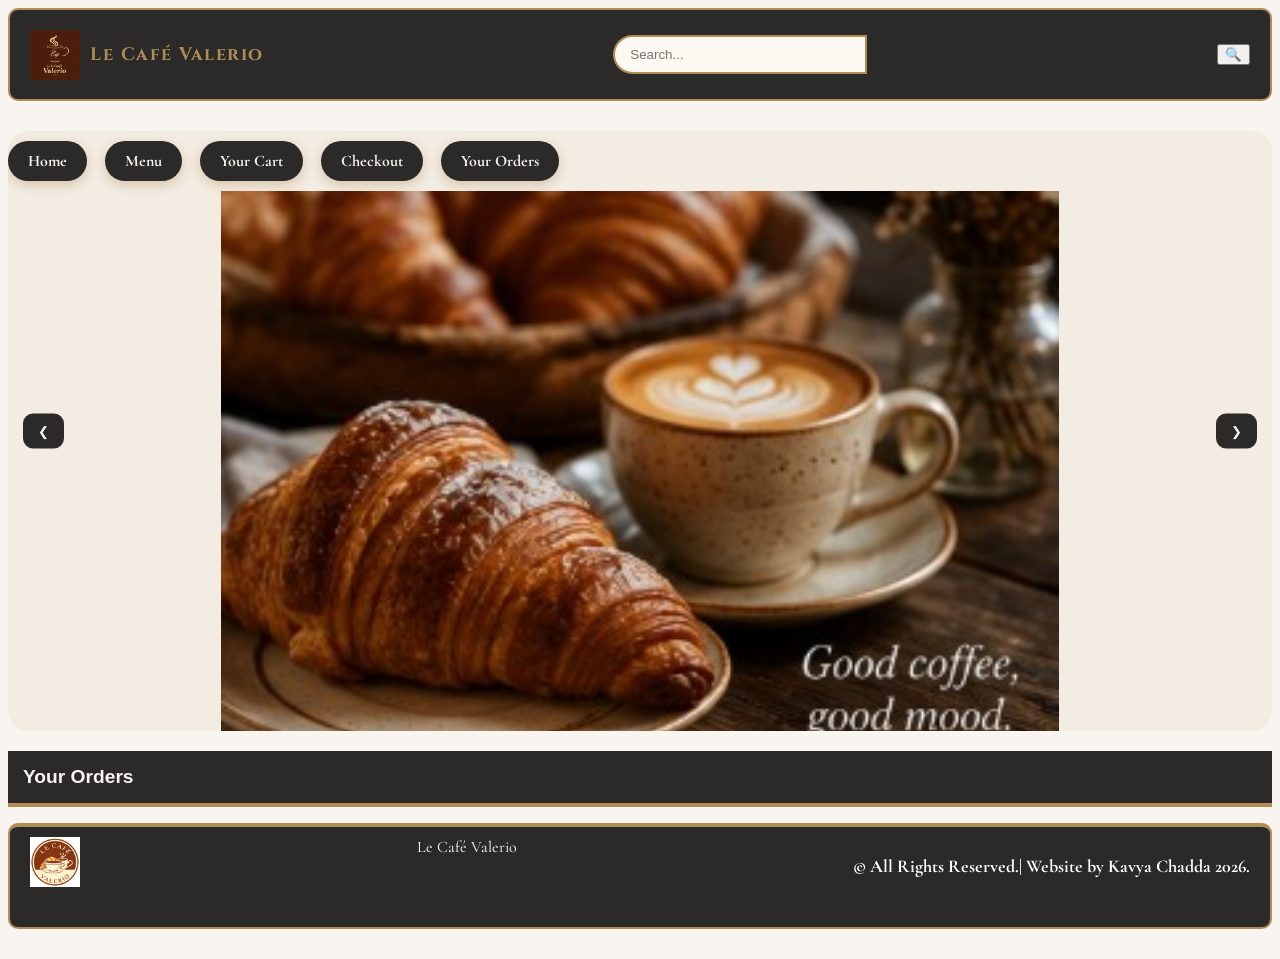
<file: order.html>
<!DOCTYPE html>
<html>
<head>
<title>Le Café Valerio</title>
<link rel="stylesheet" href="style.css">
<link href="https://fonts.googleapis.com/css2?family=Cinzel:wght@500;700&family=Cormorant+Garamond:wght@400;600&display=swap" rel="stylesheet">
<link rel="icon" type="image/x-icon" href="Logo.jpg">
</head>


<body>
<header class="top-bar">

<div class="logo">
<img src="Logo.jpg" alt="Logo">
<span>Le Café Valerio</span>
</div>
<input type="text" placeholder="Search..." class="search-bar" id="searchBar">
<button class="search-button" onclick="searchMenu()">🔍</button>

</header>


<div class="hero-slider">
<nav>
  <a href="index.html">Home</a>
  <a href="menu.html">Menu</a>
  <a href="cart.html">Your Cart</a>
  <a href="checkout.html">Checkout</a>
  <a href="order.html">Your Orders</a>
</nav>

  <img class="hero-slide" src="Hero-Image1.jpg">
  <img class="hero-slide" src="Hero-Image2.jpg">
  <img class="hero-slide" src="Hero-Image3.jpg">
  <img class="hero-slide" src="Hero-Image4.jpg">
  <img class="hero-slide" src="Hero-Image5.jpg">
  <img class="hero-slide" src="Hero-Image6.jpg">

  <button class="prev" onclick="changeSlide(-1)">&#10094;</button>
  <button class="next" onclick="changeSlide(1)">&#10095;</button>
</div>

<h1>Your Orders</h1>
<p id="spaceForJavaScriptOutput"></p>

<div id="orderContainer" class="menuContainer"></div>

<footer>
<img src="Le Cafe valerio.jpg" alt="Logo">
<span>Le Café Valerio</span>
<p>© All Rights Reserved.| Website by Kavya Chadda 2026.</p></footer>

<script src="script.js">
</script>
</body>
</html>
</file>
<file: style.css>
/*CSS file for styling the website*/
/* Website Styling */

/*Layout*/
.page {
  display: grid;
  grid-template-rows: auto 1fr auto;
  min-height: 100vh;
}

/*Top Bar*/
.top-bar {
  display: flex;
  justify-content: space-between;
  align-items: center;
  background-color: #2C2A29;
  padding: 10px 20px;
  margin-bottom:30px;
  border: 2px solid #B08D57;
  border-radius: 10px 10px;
}

/* logo section */
.logo {
  display: flex;
  align-items: center;
  gap: 10px;
  color:  #B08D57;
  letter-spacing:1.5px;
  font-size:20px;  
  font-weight: bold;
  font-size: 18px;
  font-family: "Cinzel", serif;;
}

.logo img {
  width: 50px;
}

.header {
 color: #f3e9d7;
 background-color: #25140B;
  font-size: 32px;
  text-align: center;
  padding: 20px;
  font-weight: bold;
}

.header span{
  color: #d4a373;
  font-size: 20px;
  font-style: italic;
}

/*Search Bar*/
.search-bar {
  display: flex;
  justify-content: center;
  margin: 15px 0;
  padding: 10px 15px;
  border-radius: 25px 0 0 25px;
  border: 2px solid #B08D57;
  outline: none;
  width: 220px;
  background-color: #FCF8F2;
  color: #2C2C2C;
}


.search-bar input::placeholder {
  color: #666;
  opacity: 0.7;
}

.search-bar button {
  display: block;
  padding: 10px 15px;
  border: none;
  background-color: #B08D57;
  border-radius: 0 25px 25px 0;
  cursor: pointer;
  transition: 0.3s;
  color: white;
}

.search-bar button:hover {
  background-color: #C9A66B;
}



/*Navigation Styling*/

nav {
  margin-bottom: 10px;
  margin-top: 10px;
  display: inline-flex;
  align-items: center;
  gap: 8px;
  scroll-padding-top: 60px;
}


nav a {
  background-color:#2C2A29;
  color: #F8F5F0; 
  display: inline-flex;
  align-items: center;
  gap: 8px;
  padding: 10px 20px;
  border-radius: 25px;
  box-shadow: 5px 5px #B08D57;
margin-right: 10px;
font-weight: bold;
text-decoration: none;
border-radius: 40px;
box-shadow: 0 4px 12px rgba(176,141,87,0.4);
}


.nav-icon {
  width: 20px;
  height: 20px;
}


nav a:hover {
background-color: #B08D57;
color: #2C2A29;
text-decoration: underline;
text-decoration-style: unset;
text-underline-offset: 6px;
}

/*Hero Section*/
.hero-slider{
position: relative;
width: 100%;
height: 600px;
overflow: hidden;
border-radius: 20px;
margin: 20px auto;
background-color: #F3ECE2;
}

.hero-slide{
display: none;
width: 100%;
height: 100%;
}


.hero-slider img{
width: 100%;
height: 100%;
display: block;
object-fit: contain;
}

/*arrows*/
.prev{
position: absolute;
top: 50%;
transform: translateY(-50%);
background-color: #2C2A29;
border: none;
color: whitesmoke;
padding: 10px 15px;
cursor: pointer;
border-radius: 10px;
}

.prev {
left: 15px;
}

.next{
position: absolute;
top: 50%;
transform: translateY(-50%);
background-color: #2C2A29;
border: none;
color: whitesmoke;
padding: 10px 15px;
cursor: pointer;
border-radius: 10px;
}

.next {
right: 15px;
}

.prev:hover, .next:hover {
background-color: #B08D57;
color: #2C2A29;
} 

/* Sections */
.about,.hours,.contact{
  width: 80%;
  margin: 40px auto;
  background: white;
  padding: 35px;
  border-radius: 15px;
  box-shadow: 0 5px 15px rgba(0,0,0,0.5);
}

.about h2,.hours h2,.contact h2{
  color: #6D213C;
  text-align: center;
  margin-bottom: 20px;
}

.about p,.hours p,.contact p{
  font-size: 25px;
  text-align: center;
  margin: 15px 0;
}

/*Button Styling*/
.order-btn{
    display: inline-block;
    margin-top: 25px;
    padding: 15px 35px;
    color: white;
    background-color: #2C2A29;
    text-decoration: none;
    font-size: 20px;
    font-weight: bold;
    border-radius: 50px;
    box-shadow: 10px;
}

.order-btn:hover{
   background-color: #B08D57;
   color: #2C2A29;

}

.order-container{
  text-align: center;
  margin: 40px 0;
}


.btn-container {
  display: flex;
  margin-top: 40px;
  justify-content: center;
}

.btn {
  background-color:#B08D57;
  color:white;
  display: inline-flex;
  padding: 10px 20px;
  border-radius: 25px;
  box-shadow: 2px 2px 2px 2px #8C6A43;
 font-weight: bold;
 text-decoration: none;
}

.btn:hover{
  background-color: #C9A66B;
  display: inline-flex;
  padding: 10px 20px;
  border-radius: 25px;
  box-shadow: 2px 2px 2px 2px#5C2D1F;
 font-weight: bold;
 text-decoration: underline;
}

/**Body Styling**/
header {
font-size: x-large;
font-family: 'Times New Roman', Times, serif;
color: #f3e9d7;
}

body {
    background-color:  #F8F5F0;
    font-style: normal;
    font-family:"Cormorant Garamond", serif;
    color: #2C2C2C;
}

/**Header**/
h1 {
font:bolder;
font-family: 'Gill Sans', 'Gill Sans MT', Calibri, 'Trebuchet MS', sans-serif;
font-size: larger;
background: #2C2A29;
color: #F8F5F0;
border-bottom: 4px solid #B08D57;
padding: 15px;
display:block;
align-items: Center;
}

/**Menu**/
.menuContainer{
  display: flex;
  flex-wrap:wrap;
  justify-content:center;
  gap:25px;
  align-items: flex-start;
}

.menuItem{
  width:250px;
  margin-top: 20px;
  color: #2C2C2C;
  text-align: center;
  padding: 15px;
  border-radius: 15px;
  background-color: #FFFCF7;
  box-sizing: border-box;
  border: 1px solid #D9C7A1;
  box-shadow: 0 8px 20px rgba(0,0,0,0.08);
  transition: 0.3s ease;
}

.menuItem:hover{
    transform: translateY(-6px);
    box-shadow: 0 12px 25px rgba(0,0,0,.15);
}

.menuItem img{
  width: 220px;
  height: 180px;
  border-radius: 12px;
  padding: 0px;
  text-align: center;
  object-fit: cover;
  display: block;
}

.menuButton{
background: #B08D57;
color: white;
border:none;
border-radius: 30px;
padding:10px 20px;
margin-top: 10px;
cursor: pointer;
}

.menuButton:hover {
  background-color: #C9A66B;
}

.menuContainer h2{
  width: 100%;
  text-align: center;
  color:#6D213C;
  margin: 30px 0 10px;
}

.customizeContainer {
  width: 350px;
  margin: 20px auto;
  padding: 20px;
  border: 2px solid #B08D57;
  border-radius : 10px;
background-color: white;
display: none;
}

.customizeContainer h2 {
  text-align :center;
}

.customizeButton {
  margin-top: 10px;
  width: 100%;
}

.customizePopup {
  display: none;
  position: fixed;
  top: 0;
  left: 0;
  width: 100%;
  height: 100%;
  background-color: rgba(0,0,0,0.5);
}

/*Footer Styling*/
footer {
  display: flex;
  justify-content: space-between;
  text-align: center;
  background-color: #2C2A29;
  padding: 10px 20px;
  margin-bottom:30px;
  border: 2px solid #B08D57;
  border-top:4px solid #B08D57;
  border-radius: 10px 10px;
  color: white;
}


footer p {
  gap: 10px;
  font-weight:bold;
  font-size: 18px;
}

footer img {
  width: 50px;
  margin-bottom: 30px;
}
</file>
